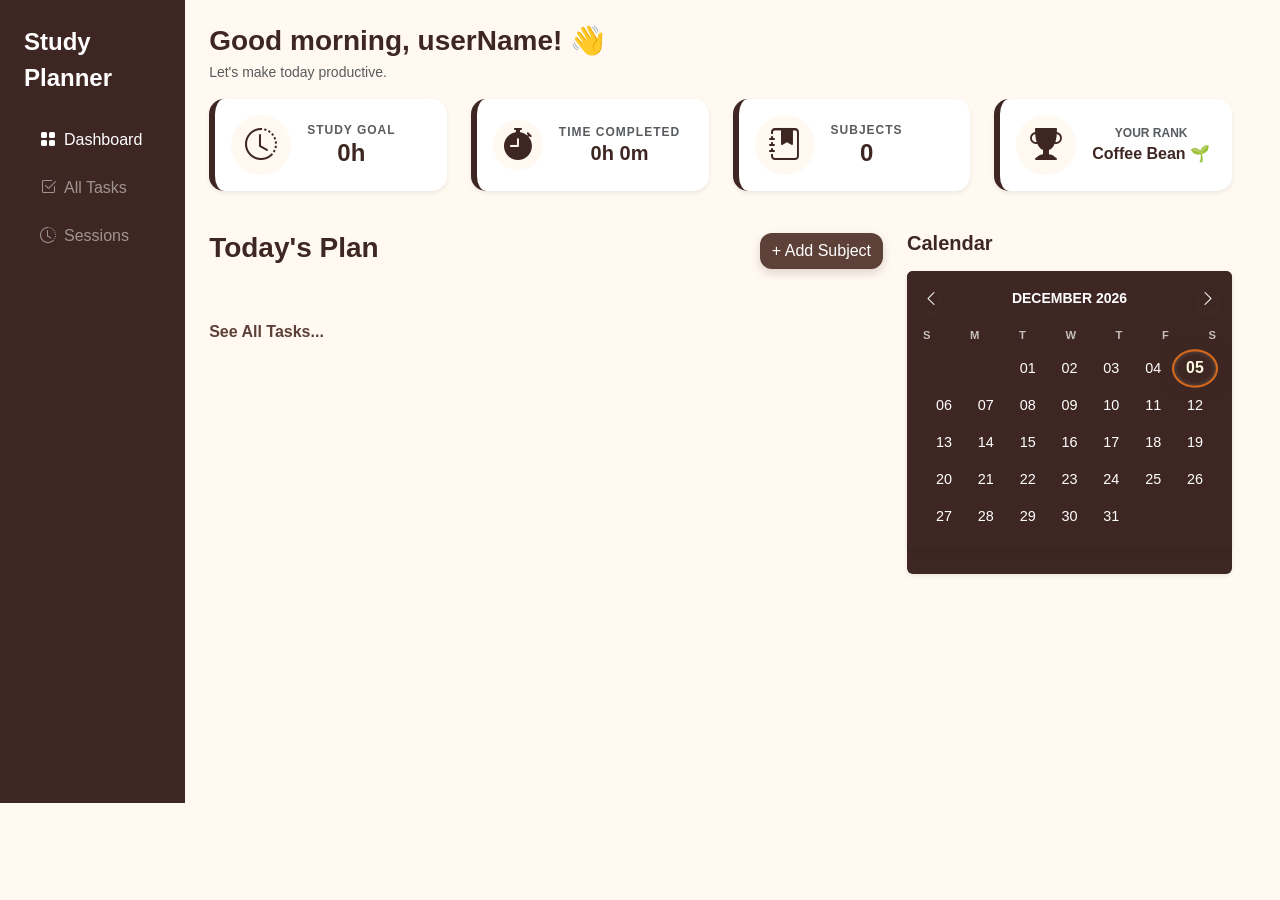
<file: index.html>
<!DOCTYPE html>
<html lang="en">
<head>
    <meta charset="UTF-8">
    <meta name="viewport" content="width=device-width, initial-scale=1.0">
    <!-- <meta http-equiv="refresh" content="30"> -->
    <title>Study Planner | Dashboard</title>
    <link href="https://cdn.jsdelivr.net/npm/bootstrap@5.3.0/dist/css/bootstrap.min.css" rel="stylesheet">
    <link href="https://fonts.googleapis.com/css2?family=Plus+Jakarta+Sans:wght@400;600;800&display=swap" rel="stylesheet">
    <link rel="stylesheet" href="style/style.css">
    <link rel="stylesheet" href="https://cdn.jsdelivr.net/npm/bootstrap-icons@1.11.3/font/bootstrap-icons.min.css">
</head>
<body>
   
<div class="wrapper d-flex">
<button class="btn d-md-none p-3" 
        type="button" 
        data-bs-toggle="offcanvas" 
        data-bs-target="#mobileSidebar" 
        style="color: var(--espresso);">
    <i class="bi bi-list fs-1"></i> </button>
        <!-- Sidebar for Desktop -->
    <nav class="sidebar bg-dark-blue d-none d-lg-block p-4">

        <a class="text-white text-decoration-none fw-bold fs-4">
            Study Planner
        </a>

        <ul class="nav flex-column mt-4">

            <li class="nav-item mb-2">
                <a class="nav-link text-white d-flex align-items-center gap-2" 
           href="javascript:void(0)" 
           onclick="showView('view-dashboard')">
            <i class="bi bi-grid-fill"></i>
            <span>Dashboard</span>
        </a>
            </li>

            <li class="nav-item mb-2">
               <a class="nav-link text-white-50 d-flex align-items-center gap-2" 
           id="all-tasks-link"
           href="javascript:void(0)" 
           onclick="showView('view-all-tasks')">
            <i class="bi bi-check2-square"></i>
            <span>All Tasks</span>
        </a>
            </li>

            <li class="nav-item mb-2">
                <a class="nav-link text-white-50 d-flex align-items-center gap-2" href="Sessions.html">
                    <i class="bi bi-clock-history"></i>
                    <span>Sessions</span>
                </a>
            </li>

        </ul>

    </nav>

 <div class="container-fluid px-4 py-4">
<!--greeting-->
    <div class="row mb-4">
        <div class="col-12">
            <h1 class="h3 mb-1 fw-bold">Good morning, <span id="user-display-name">userName</span>! 👋</h1>
            <p class="text-muted small">Let's make today productive.</p>
    
    </div>
<!--greeting-->
<!--followup cards-->
    <div class="row mb-4">

    <div class="col-md-3 mb-3">
    <div class="stat-card-coffee card border-0 shadow-sm p-3 h-100 task-card-design">
        <div class="d-flex align-items-center gap-3">
            
            <div class="rounded-circle d-flex align-items-center justify-content-center" 
                 style="width: 60px; height: 60px; background-color: var(--cream); color: #3E2723;">
                <i class="bi bi-clock-history fs-2"></i> 
            </div>

            <div>
                <small class="text-muted d-block fw-bold" style="font-size: 0.75rem; text-transform: uppercase; letter-spacing: 1px;">
                    Study Goal
                </small>
                
                <span id="total-study-hours" class="fw-bold h4 mb-0" style="color: #3E2723;">0h</span>
            </div>
        </div>
    </div>
</div>

<div class="col-md-3 mb-3">
    <div class="stat-card-coffee card border-0 shadow-sm p-3 h-100 task-card-design">
        <div class="d-flex align-items-center gap-3">
            <div class="rounded-circle d-flex align-items-center justify-content-center" 
                 style="width: 50px; height: 50px; background-color: var(--cream); color: #3E2723;">
                <i class="bi bi-stopwatch-fill fs-2"></i>
            </div>
            <div>
                <small class="text-muted d-block fw-bold" style="font-size: 0.75rem; text-transform: uppercase; letter-spacing: 1px;">
                    Time Completed
                </small>
                <span id="actual-study-time" class="fw-bold h5" style="color: #3E2723;">0h 0m</span>
            </div>
        </div>
    </div>
</div>

   <div class="col-md-3 mb-3">
    <div class="stat-card-coffee card border-0 shadow-sm p-3 h-100 task-card-design">
        <div class="d-flex align-items-center gap-3">
            
            <div class="rounded-circle d-flex align-items-center justify-content-center" 
                 style="width: 60px; height: 60px; background-color: var(--cream); color: #3E2723;">
                <i class="bi bi-journal-bookmark-fill fs-2"></i> 
            </div>

            <div>
                <small class="text-muted d-block fw-bold" style="font-size: 0.75rem; text-transform: uppercase; letter-spacing: 1px;">
                    Subjects
                </small>
                
                <span id="subject-count" class="fw-bold h4 mb-0" style="color: #3E2723;">0</span>
            </div>
        </div>
    </div>
</div>

   <div class="col-md-3 mb-3">
    <div class="card stat-card-coffee border-0 shadow-sm p-3 h-100 task-card-design">
        <div class="d-flex align-items-center gap-3">
            
            <div class="rounded-circle d-flex align-items-center justify-content-center" 
                 style="width: 60px; height: 60px; background-color: var(--cream); color: #3E2723;">
                <i class="bi bi-trophy-fill fs-2"></i> 
            </div>
            <div>
                <small class="text-muted d-block fw-bold" style="font-size: 0.75rem; text-transform: uppercase;">Your Rank</small>
                <span id="studyRankDisplay" class="fw-bold h6 mb-0" style="color: var(--espresso);">Coffee Bean</span>
            </div>
        </div>
    </div>
</div>
</div>
<!--followup cards-->

    <div class="row">
        <div class="col-xl-8 col-lg-7">
            
           <section id="view-dashboard">
    <div class="d-flex justify-content-between align-items-center mb-5">
        <h3 class="fw-bold">Today's Plan</h3>
        <button  class="btn btn-primary" onclick="openModal()">+ Add Subject</button>
    </div>
    
    <div id="task-container"></div>
    
    <button id="see-more-btn" class="simple-text-link p-0 d-done" onclick="showView('view-all-tasks')">
    See All Tasks...
</button>
</section>

 <section id="view-all-tasks" style="display: none;">
    <div class="d-flex justify-content-between align-items-center mb-5">
        <h3 class="fw-bold">All Recorded Tasks</h3>
        <button class="btn btn-outline-primary fw-bold px-4" onclick="showView('view-dashboard')">Back to Dashboard</button>
    </div>
    
    <div id="full-task-list" class="row g-4"></div>
</section>
        </div>

<aside class="col-xl-4 col-lg-5 mt-4 mt-lg-0">
    <div class="d-flex flex-column align-self-start w-100">
        
        <h5 class="fw-bold mb-3">Calendar</h5>
        
        <div class="card shadow-sm border-0 bg-dark-blue mb-4 w-100">
            <div class="card shadow-sm border-0 bg-dark-blue mb-4 w-100">
    <div class="card-body p-3">
        <div id="calendar" class="calendar-card border-0 p-0 m-0 w-100">
            <div class="calendar-header mb-3 d-flex justify-content-between align-items-center">
                <button id="prevMonth" class="btn text-white p-0 border-0"><i class="bi bi-chevron-left"></i></button>
                <h6 id="display-month" class="mb-0 fw-bold text-white small text-uppercase"></h6>
                <button id="nextMonth" class="btn text-white p-0 border-0"><i class="bi bi-chevron-right"></i></button>
            </div>
            
            <div class="day-headers d-flex justify-content-between mb-2 text-white-50 fw-bold" style="font-size: 0.7rem;">
                <span>S</span><span>M</span><span>T</span><span>W</span><span>T</span><span>F</span><span>S</span>
            </div>
            
            <div id="weeks-grid" style="display: grid !important; grid-template-columns: repeat(7, 1fr) !important; grid-auto-rows: 35px !important; row-gap: 2px !important; align-items: center !important;"></div>

           <div id="day-detail-view" class="mt-3 p-2 d-none" style="border-top: 1px solid rgba(255,255,255,0.1); position: relative;">
    
    <button id="close-detail-btn" class="btn p-0 border-0" style="position: absolute; top: 5px; right: 8px; line-height: 1;">
        <i class="bi bi-x-lg" style="color: #FFF8E1; font-size: 0.7rem; opacity: 0.6;"></i>
    </button>

    <p id="detail-date-label" class="mb-1 fw-bold" style="font-size: 0.7rem; color: #aaa;"></p>
    
    <div class="d-flex justify-content-between align-items-center">
        <span id="detail-task-text" class="text-white small fw-bold"></span>
        <button id="open-modal-btn" class="btn btn-sm text-info p-0" style="font-size: 0.7rem; margin-right: 20px;">Edit</button>
    </div>
</div>
        </div>
    </div>
</div>
        </div>

    <div class="card-body p-0"> 
    <iframe data-testid="embed-iframe"
     style="border-radius:12px"
     src="https://open.spotify.com/embed/playlist/0oPyDVNdgcPFAWmOYSK7O1?utm_source=generator" width="100%" height="100%" frameBorder="0" allowfullscreen="" allow="autoplay; clipboard-write; encrypted-media; fullscreen; picture-in-picture" loading="lazy">

    </iframe>
    </div>
    </div>
</aside>
        
    </div>
</div>
        
    </div>
</div>
















<script src="js/main.js"></script>
<script src="js/calendar.js"></script>

<div class="modal fade" id="eventModal" tabindex="-1" aria-hidden="true">
  <div class="modal-dialog modal-dialog-centered">
    <div class="modal-content border-0 shadow" style="border-radius: 15px; background-color: #fff;">
      <div class="modal-header border-0 pb-0">
        <h5 class="modal-title fw-bold" id="modalDateTitle" style="color: #3E2723;">Plan Study Session</h5>
        <button type="button" class="btn-close" data-bs-dismiss="modal" aria-label="Close"></button>
      </div>
      <div class="modal-body">
        <div class="mb-3">
          <label class="form-label small fw-bold text-muted text-uppercase">Subject / Task Name</label>
          <input type="text" id="eventTitle" class="form-control" placeholder="What do you have?" style="border-radius: 10px; border: 1px solid #ddd;">
        </div>
      </div>
      <div class="modal-footer border-0 pt-0">
        <button type="button" id="saveEventBtn" class="btn text-white w-100 fw-bold" style="background-color: #3E2723; border-radius: 10px; padding: 10px;">Save to Calendar</button>
      </div>
    </div>
  </div>
</div>
<div id="day-detail-view" class="mt-3 p-2 d-none" style="border-top: 1px solid rgba(255,255,255,0.1);">
    <p class="small text-white-50 mb-1 fw-bold text-uppercase" id="detail-date-label"></p>
    <div class="d-flex justify-content-between align-items-center">
        <span id="detail-task-text" class="text-white fw-bold"></span>
        <button id="edit-task-btn" class="btn btn-sm btn-outline-light p-1" style="font-size: 0.6rem;">EDIT</button>
    </div>
</div>

    <!--the pop window for the user to add task-->
    <div class="modal-overlay" id="popupOverlay">
    <div class="custom-popup">
        <h3 class="fw-bold">New Study Session</h3>
        <hr>
        <div class="mb-3">
            <label class="form-label text-white-50">Subject Name</label>
            <input type="text" id="subject-input" class="form-control" placeholder="e.g., Mathematics, UI Design...">
        </div>
        <div class="mb-3">
            <label class="form-label text-white-50">Goal (Hours)</label>
            <input type="number" id="goal-input" class="form-control" placeholder="e.g., 2">
        </div>
        
        <div class="d-flex justify-content-end gap-2">
            <button class="btn btn-light py-2 px-4" onclick="closeModalwindo()" style="font-size: 0.9rem;">Cancel</button>
            <button class="btn btn-primary py-2 px-4" onclick="handleSave()" style="font-size: 0.9rem;">Create Subject</button>
        </div>
    </div>
</div>
    <!-- end the pop window for the user to add task-->

<!--mobile desgin-->
<div class="offcanvas offcanvas-start bg-dark-blue text-white"
     tabindex="-1"
     id="mobileSidebar">

    <div class="offcanvas-header">

        <h5 class="fw-bold">Study Planner</h5>

        <button type="button"
                class="btn-close btn-close-white"
                data-bs-dismiss="offcanvas">
        </button>

    </div>

    <div class="offcanvas-body">

        <ul class="nav flex-column">

             <li class="nav-item mb-2">
                <a class="nav-link text-white d-flex align-items-center gap-2" 
           href="javascript:void(0)" 
           onclick="showView('view-dashboard')">
            <i class="bi bi-grid-fill"></i>
            <span>Dashboard</span>
        </a>
            </li>

           <li class="nav-item mb-2">
               <a class="nav-link text-white-50 d-flex align-items-center gap-2" 
           id="all-tasks-link"
           href="javascript:void(0)" 
           onclick="showView('view-all-tasks')">
            <i class="bi bi-check2-square"></i>
            <span>All Tasks</span>
        </a>
            </li>

            <li class="nav-item mb-2">
                <a class="nav-link text-white-50" href="Sessions.html">Sessions</a>
            </li>

        </ul>

    </div>

</div>
<script src="https://cdn.jsdelivr.net/npm/bootstrap@5.3.0/dist/js/bootstrap.bundle.min.js"></script>
</body>

</html>
</file>
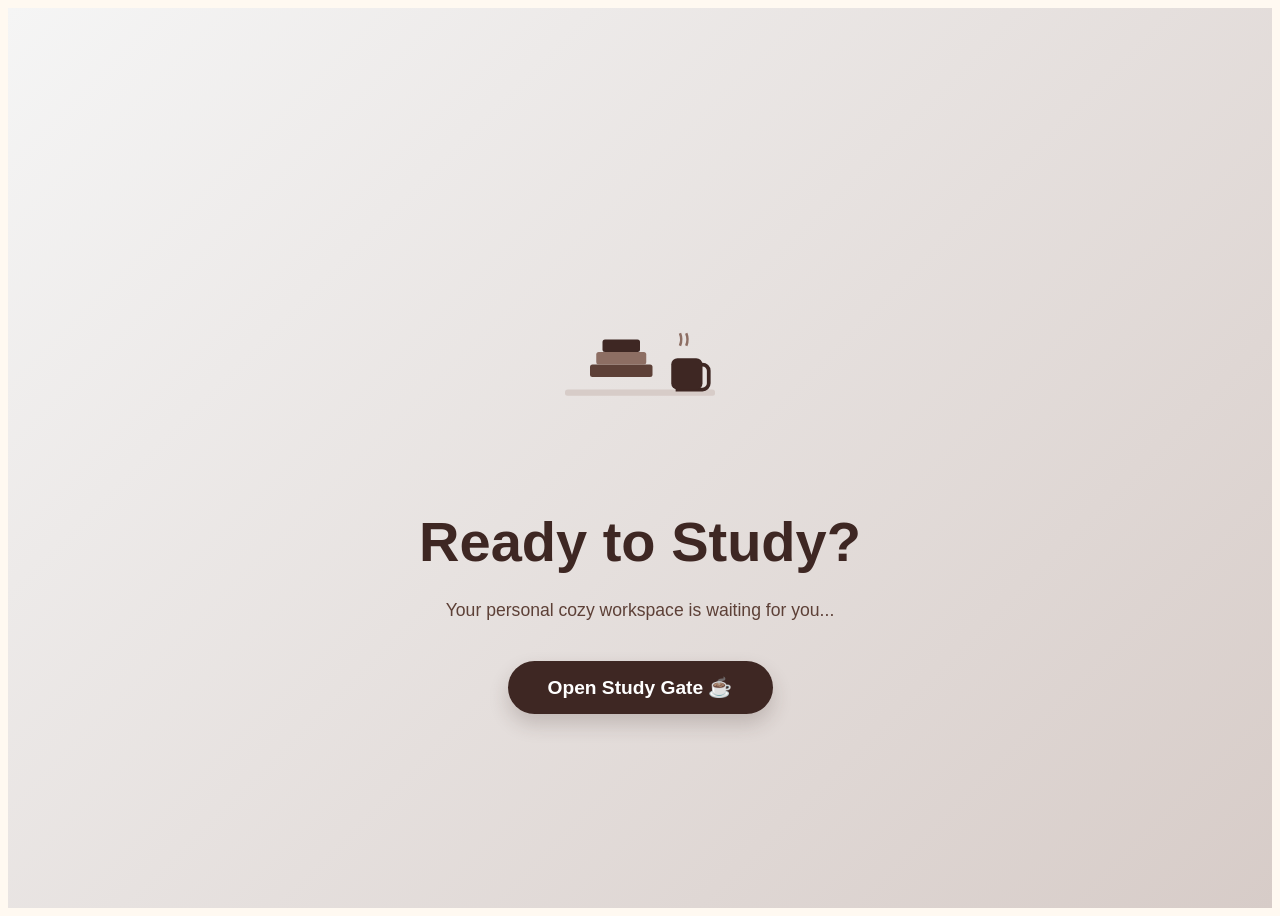
<file: go to studyplanner.html>
<!DOCTYPE html>
<html lang="en">
<head>
    <meta charset="UTF-8">
    <meta name="viewport" content="width=device-width, initial-scale=1.0">
    <title>Study Planner | Dashboard</title>
    <link rel="stylesheet" href="style/style.css">
    <style>
        /* Specific landing page layout */
/* General Landing Vibe */
.landing-container {
    height: 100vh;
    background: linear-gradient(135deg, #F5F5F5 0%, #D7CCC8 100%);
    display: flex;
    flex-direction: column;
    justify-content: center;
    align-items: center;
    text-align: center;
}

/* The SVG Illustration Container */
.study-gate-img {
    width: 250px;
    height: 250px;
    margin-bottom: 20px;
    animation: float 3s ease-in-out infinite;
}

@keyframes float {
    0% { transform: translateY(0px); }
    50% { transform: translateY(-15px); }
    100% { transform: translateY(0px); }
}

.study-title {
    color: #3E2723; /* Espresso */
    font-size: 3.5rem;
    font-weight: 800;
    margin-bottom: 0.5rem;
}

.study-subtitle {
    color: #5D4037; /* Mocha */
    font-size: 1.1rem;
    margin-bottom: 40px;
}
input{
    margin: 10px;
}
/* The Main Button */
.btn-gate-primary {
    background-color: #3E2723 !important;
    color: #fff !important;
    border: none;
    padding: 15px 40px;
    border-radius: 50px;
    font-weight: 700;
    font-size: 1.2rem;
    cursor: pointer;
    transition: 0.3s;
    box-shadow: 0 10px 20px rgba(62, 39, 35, 0.2);
}

.btn-gate-primary:hover {
    background-color: #5D4037 !important;
    transform: scale(1.05);
}

/* Modal Customization */
.modal-content {
    border-top: 10px solid #3E2723 !important;
    border-radius: 25px !important;
    background-color: #fff;
    width: 40%;
    height: 40%;
    display: flex;                  /* 1. Activate Flexbox */
    flex-direction: column;         /* 2. Stack elements on top of each other */
    justify-content: center;        /* 3. Center vertically */
    align-items: center;            /* 4. Center horizontally */
    
}
/* Styling the "Open" Button */
.btn.d-md-none i {
    color: #3E2723; /* Espresso color for the icon */
    transition: 0.3s;
}

/* Styling the Offcanvas (The actual menu box) */
#mobileSidebar {
    background-color: #3E2723 !important; /* Espresso background */
    border-right: 5px solid #D7CCC8; /* Latte border accent */
}

#mobileSidebar .nav-link {
    font-weight: 600;
    padding: 15px 20px;
    border-radius: 10px;
    margin-bottom: 5px;
    transition: 0.3s;
}

#mobileSidebar .nav-link:hover {
    background-color: rgba(215, 204, 200, 0.2); /* Soft Latte hover */
    color: #fff !important;
}

#mobileSidebar .nav-link.active {
    background-color: #8D6E63 !important; /* Cappuccino for active page */
    color: white !important;
}
.btn-gate-cancel {
    background: transparent;
    border: none;
    color: #8D6E63;
    font-weight: 600;
    cursor: pointer;
}
    </style>
</head>
<body>
  <div class="landing-container">
    <div class="study-gate-img">
        <svg viewBox="0 0 200 200" xmlns="http://www.w3.org/2000/svg">
            <rect x="40" y="150" width="120" height="5" rx="2" fill="#D7CCC8"/>
            <path d="M130 130 h20 a5 5 0 0 1 5 5 v10 a5 5 0 0 1 -5 5 h-20 z" fill="none" stroke="#3E2723" stroke-width="3"/>
            <rect x="125" y="125" width="25" height="25" rx="5" fill="#3E2723"/>
            <path d="M132 115 q2 -5 0 -10 M137 115 q2 -5 0 -10" stroke="#8D6E63" stroke-width="2" fill="none"/>
            <rect x="60" y="130" width="50" height="10" rx="2" fill="#5D4037"/>
            <rect x="65" y="120" width="40" height="10" rx="2" fill="#8D6E63"/>
            <rect x="70" y="110" width="30" height="10" rx="2" fill="#3E2723"/>
        </svg>
    </div>

    <h1 class="study-title">Ready to Study?</h1>
    <p class="study-subtitle">Your personal cozy workspace is waiting for you...</p>
    
    <button class="btn-gate-primary" onclick="goToPlanner()">
        Open Study Gate ☕
    </button>

    <div id="nameModal" class="modal-overlay" style="display: none;">
        <div class="modal-content shadow-lg">
            <h3 class="fw-bold mb-3" style="color: #3E2723;">What's your name?</h3>
            <p class="text-muted">Grab a coffee and tell us who you are.</p>
            <input type="text" id="userNameInput" class="form-control mb-4" placeholder="Your Name..." autofocus>
            <div class="d-flex gap-2 justify-content-center">
                <button class="btn-gate-cancel" onclick="closeModal()">Cancel</button>
                <button class="btn-gate-primary px-2" onclick="saveAndGo()">Let's Go!</button>
            </div>
        </div>
    </div>
</div>
    <!--windo for the user to enter his name-->
    <script src="js/main.js"></script>
</body>
</html>
</file>
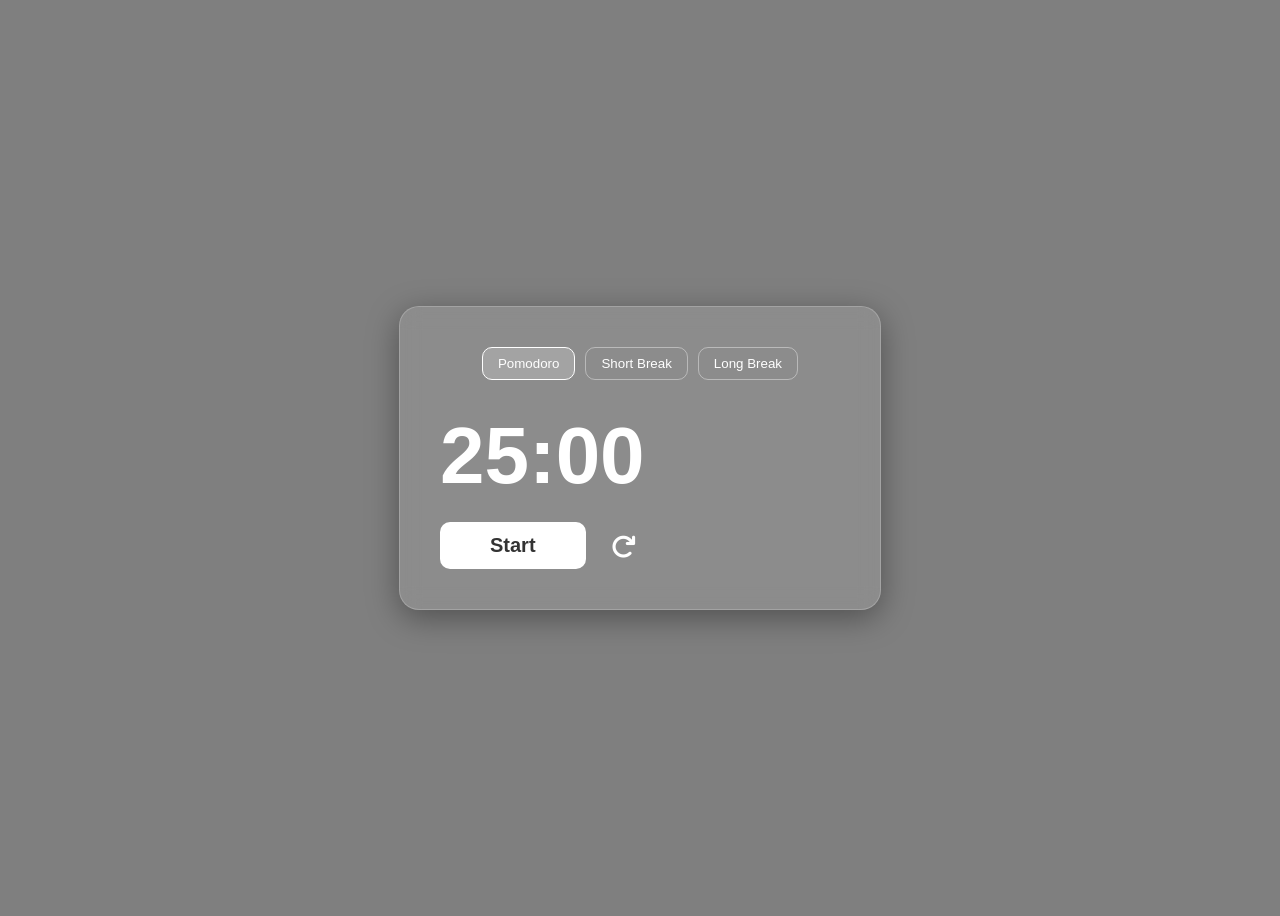
<file: NewSession.html>
<!DOCTYPE html>
<html lang="en">
<head>
    <meta charset="UTF-8">
    <meta name="viewport" content="width=device-width, initial-scale=1.0">
   <link rel="stylesheet" href="style/newSessionsStyle.css">
<link rel="stylesheet" href="https://cdnjs.cloudflare.com/ajax/libs/font-awesome/6.5.1/css/all.min.css">
    <title>New session</title>
</head>
<body>
   <div class="container">
    <div class="cont-header">
      
        <button class="mode-btn active" data-time="1500">Pomodoro</button>
        <button class="mode-btn" data-time="300">Short Break</button>
        <button class="mode-btn" data-time="900">Long Break</button>
    </div>
    <div class="cont-body">
        <div class="time" id="display">25:00</div>
        <div class="controllers">
            <button id="start">Start</button>
            <button id="reset">
                <i class="fa-solid fa-arrow-rotate-right"></i>
            </button>
        </div>
    </div>
</div>
<script src="js/Sessions.js"></script>
</body>
</html>
</file>
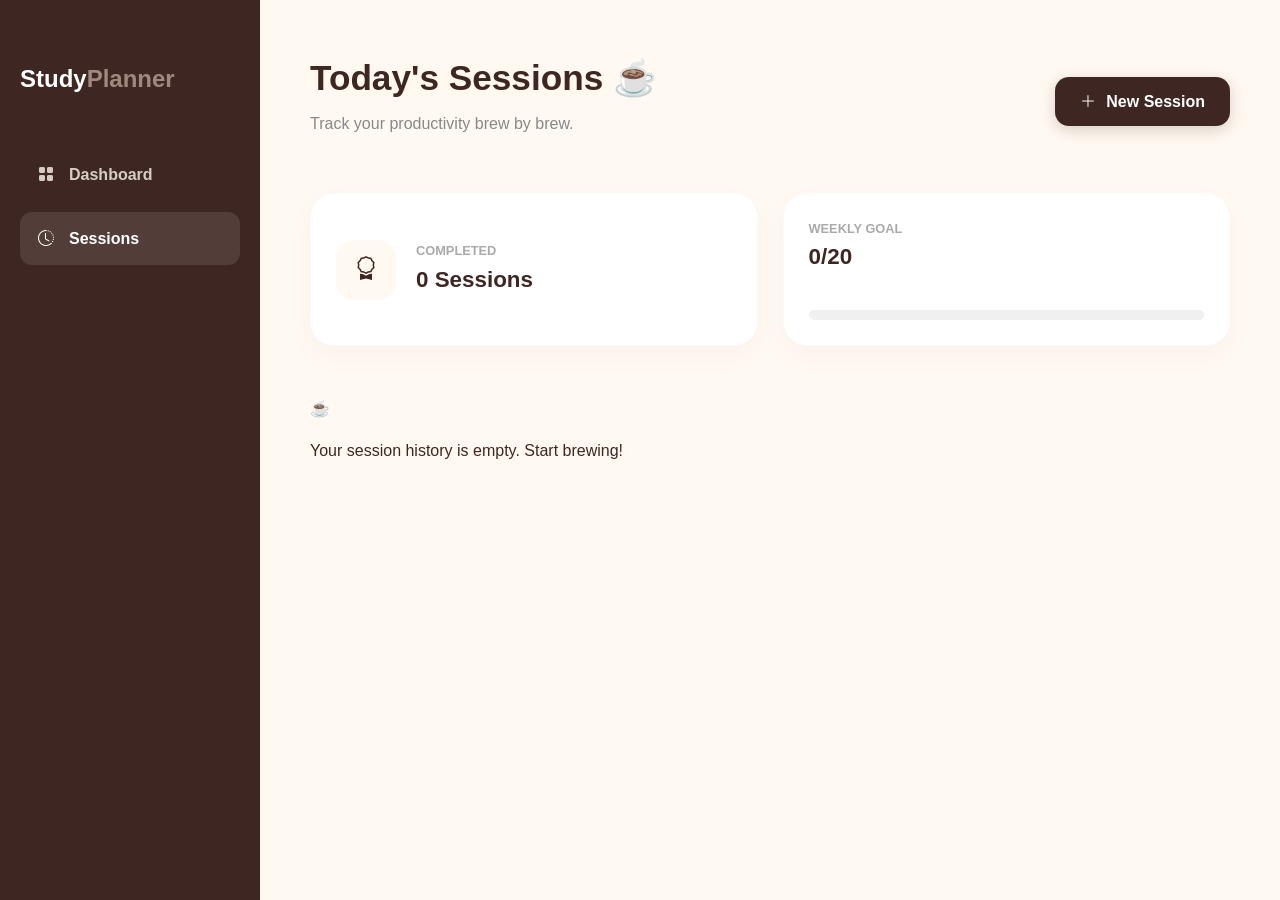
<file: Sessions.html>
<!DOCTYPE html>
<html lang="en">
<head>
    <meta charset="UTF-8">
    <meta name="viewport" content="width=device-width, initial-scale=1.0">
    <title>Study Planner - Coffee Sessions</title>
    <link rel="stylesheet" href="https://cdn.jsdelivr.net/npm/bootstrap-icons@1.11.3/font/bootstrap-icons.min.css">
    <link rel="stylesheet" href="https://cdnjs.cloudflare.com/ajax/libs/font-awesome/6.0.0/css/all.min.css">
    <link rel="stylesheet" href="style/sessions.css">
</head>
<body class="coffee-theme">
<div class="main-wrapper">
    <aside class="sidebar">
        <div class="sidebar-header">
            <h2 class="logo">Study<span>Planner</span></h2>
        </div>
        <nav class="nav-links">
            <a href="index.html">
                <i class="bi bi-grid-fill"></i> <span>Dashboard</span>
            </a>
            <!-- <a href="javascript:void(0)" onclick="showView('view-all-tasks')">
                <i class="bi bi-check2-square"></i> <span>All Tasks</span>
            </a> -->
            <a href="Sessions.html" class="active">
                <i class="bi bi-clock-history"></i> <span>Sessions</span>
            </a>
        </nav>
    </aside>

    
    <main class="main-content">
        <header class="page-header">
            <div class="header-text">
                <h1>Today's Sessions ☕</h1>
                <p>Track your productivity brew by brew.</p>
            </div>
            <a href="NewSession.html" class="btn-new">
                <i class="bi bi-plus-lg"></i> New Session
            </a>
        </header>

        
        <section class="stats-grid">
            <div class="stat-card">
                <div class="stat-icon"><i class="bi bi-award"></i></div>
                <div>
                    <p class="stat-label">Completed</p>
                    <p id="sessionCount" class="stat-value">0 Sessions</p>
                </div>
            </div>
            <div class="stat-card progress-card">
                <div class="stat-info">
                    <p class="stat-label">Weekly Goal</p>
                    <p id="weeklyGoal" class="stat-value">0/20</p>
                </div>
                <div class="progress-wrapper">
                    <div id="goalBar" class="progress-fill"></div>
                </div>
            </div>
        </section>

        
        <div id="sessionsContainer" class="sessions-grid">

        </div>

        
        <div id="emptyState" class="empty-state hidden">
            <div class="empty-icon">☕</div>
            <p>Your session history is empty. Start brewing!</p>
        </div>
    </main>
</div>

<script src="js/Sessions.js"></script>
</body>
</html>
</file>
<file: style/style.css>
/* Coffee Theme Variables */
:root {
    --espresso: #3E2723;
    --mocha: #5D4037;
    --cappuccino: #A1887F;
    --latte: #D7CCC8;
    --cream: #FFF9F1;
    --white: #FFFFFF;
}

body {
    background-color: var(--cream);
    color: var(--espresso);
    font-family: 'Segoe UI', Roboto, sans-serif;
}

.bg-dark-blue { 
    background-color: var(--espresso) !important;  
}

/* Task Cards - The "Coffee Card" Look */
.task-card {
    background: var(--white);
    border-radius: 20px !important;
    border: 1px solid var(--latte) !important;
    box-shadow: 0 4px 15px rgba(62, 39, 35, 0.05) !important;
    transition: 0.3s;
}

.task-card:hover {
    transform: translateY(-5px);
    box-shadow: 0 8px 25px rgba(62, 39, 35, 0.1) !important;
}

/* Text Colors */
.text-primary-color {
    color: var(--mocha) !important; /* Mocha for highlights */
}

.card-title {
    color: var(--espresso);
}

/* Buttons - Rounded Mocha Style */
.btn-primary, .btn {
    background-color: var(--mocha) !important;
    color: var(--white) !important;
    border-radius: 12px !important; /* More organic than the pill shape */
    border: none;
    box-shadow: 0 4px 10px rgba(93, 64, 55, 0.2);
}

.btn-primary:hover {
    background-color: var(--espresso) !important;
}

/* Calendar Card - Dark Mocha */
.calendar-card {
    background-color: var(--mocha) !important;
    border-radius: 20px !important;
}

#weeks-grid span.active {
    background: var(--cappuccino) !important;
}

/*Popup */
.custom-popup {
    background-color: var(--white) !important;
    color: var(--espresso) !important;
    border: 2px solid var(--latte);
}
/* covers the whole screen */
.modal-overlay {
    position: fixed;
    top: 0;
    left: 0;
    width: 100%;
    height: 100%;
    background: rgba(62, 39, 35, 0.6);
    backdrop-filter: blur(5px);
    display: none; 
    justify-content: center;
    align-items: center;
    z-index: 10000; 
}

/* the actual window */
.custom-popup {
    background-color: var(--white);
    color: var(--espresso);
    padding: 30px;
    border-radius: 25px;
    width: 90%;
    max-width: 500px;
    box-shadow: 0 20px 40px rgba(0, 0, 0, 0.2);
    /* Animation for the "Pop" effect */
    transform: scale(0.8);
    transition: transform 0.3s cubic-bezier(0.34, 1.56, 0.64, 1);
}

.modal-overlay.active .custom-popup {
    transform: scale(1);
}
.custom-popup button {
    position: relative;
    z-index: 999;
}
.simple-text-link {
    /* 1. Reset all button styles */
    background: transparent;
    border: none;
    padding: 0;
    margin: 0;
    font: inherit;
    cursor: pointer;
    outline: none;
    
    color: var(--mocha); 
    text-decoration: none; 
    font-weight: 600;
    display: inline;
}

.simple-text-link:hover {
    color: var(--espresso); 
    text-decoration: underline; 
}


.simple-text-link:focus {
    outline: none;
}
/*calnder*/

/* 1. The Main Box */
.calendar-card {
    background-color: var(--main-blue) !important;
    color: white !important;
    width: 100%;
    border-radius: 12px;
    padding: 20px;
    border: none !important; /* Removes any accidental borders */
}

/* 2. The Header Area */
.calendar-header h2 {
    color: white ;
    margin: 0;
}

#prevMonth, #nextMonth {
    background: transparent !important;
    border: none;
    color: white !important;
    font-weight: bold;
    cursor: pointer;
}

/* 3. The Grid and Day Names */
.day-headers {
    display: grid;
    grid-template-columns: repeat(7, 1fr);
    text-align: center;
    color: rgba(255, 255, 255, 0.7) !important; /* Slightly softer white for days */
    font-size: 0.8rem;
    margin-top: 15px;
    background: transparent !important; /* Ensures no second color here */
}

#weeks-grid {
    display: grid;
    grid-template-columns: repeat(7, 1fr);
    text-align: center;
    background: transparent !important; 
}

/* 4. The Individual Numbers */
#weeks-grid span {
    padding: 10px 0;
    cursor: pointer;
    color: white !important; 
    font-size: 0.9rem;
    display: block;
    background: transparent !important; 
}


.subject-card.is-finished {
    border: 2px solid #D2691E !important; /* Caramel border */
    background-color: #2b1b17 !important; /* Dark Mocha background */
    position: relative;
    opacity: 0.8;
}

/* Add a checkmark icon automatically */
.subject-card.is-finished::before {
    content: '✓';
    position: absolute;
    top: 10px;
    right: 15px;
    color: #D2691E;
    font-weight: bold;
    font-size: 1.2rem;
}

/* Strikethrough the text */
.subject-card.is-finished .card-title {
    text-decoration: line-through;
    color: #FFF8E1; /* Vanilla Cream */
    opacity: 0.6;
}
/* 5. Hover and Active */
#weeks-grid span:hover {
    background: rgba(255, 255, 255, 0.1) !important; 
    border-radius: 5px;
}
#weeks-grid span.active {
    background-color: #3E2723 !important; /* Deep Espresso Brown */
    color: #FFF8E1 !important;           /* Soft Vanilla Cream Text */
    font-weight: 800;
    border-radius: 50%;
    box-shadow: 0 0 12px rgba(62, 39, 35, 0.8), inset 0 0 5px rgba(255, 248, 225, 0.2);
    transform: scale(1.1);
    border: 2px solid #D2691E;           /* Cinnamon/Caramel border */
}

/* Targeted Coffee Style for Stats only */
.stat-card-coffee {
    background-color: #FFFFFF !important;
    border: none ;
    border-radius: 15px ;
    border-left: 6px solid #3E2723 !important; 
    box-shadow: 0 10px 25px rgba(62, 39, 35, 0.05) ;
    display: flex;             /* 1. Turns on the layout engine */
    justify-content: center;   /* 3. Centers items vertically (top-to-bottom) */
    
    text-align: center;        /* 5. Ensures the text itself is centered */
}

.stat-card-coffee .bg-light.rounded-circle {
    background-color: #F5F5F5 ; /* Cream */
    color: #3E2723 ; /* Espresso */
}

.stat-card-coffee .text-muted {
    color: #5D4037 ; /* Mocha */
    font-weight: 700 ;
    text-transform: uppercase;
    font-size: 0.7rem ;
}

.stat-card-coffee .fw-bold.h5 {
    color: #3E2723 ; 
    font-weight: 800 ;
}


/* Ensure the selection is visible */
#weeks-grid span.selected-day {
    background-color: #D2691E !important; /* A warm orange/brown */
    color: white !important;
    border-radius: 50%;
    font-weight: bold;
}

/* Base style for the spans */
#weeks-grid span {
    cursor: pointer;
    display: flex;
    align-items: center;
    justify-content: center;
    width: 100%;
    height: 100%;
}
/* The 'Special' Dot design */
#weeks-grid span.has-event::after {
    content: '';
    position: absolute;
    bottom: 3px;
    width: 5px;
    height: 5px;
    background-color: var(--accent-orange); /* Or #D2691E */
    border-radius: 50%;
}

/* Make sure spans can hold the absolute dot */
#weeks-grid span {
    position: relative; /* Essential for the dot to stay inside the span */
    display: flex;
    flex-direction: column;
    justify-content: center;
    align-items: center;
}
#weeks-grid span.has-event {
    border-bottom: 3px solid #D2691E !important; /* A thick orange line under the number */
}
#close-detail-btn:hover i {
    color: #D2691E !important; /* Turns Caramel when you hover */
    opacity: 1 !important;
    transition: 0.3s;
}

/* The 'Finished' card style */
.subject-card.is-finished {
    border: 2px solid #D2691E !important; /* Caramel border */
    background-color: #2b1b17 !important; /* Dark Mocha background */
    position: relative;
    opacity: 0.8;
}

/* Add a checkmark icon automatically */
.subject-card.is-finished::before {
    content: '✓';
    position: absolute;
    top: 10px;
    right: 15px;
    color: #D2691E;
    font-weight: bold;
    font-size: 1.2rem;
}

/* Strikethrough the text */
.subject-card.is-finished .card-title {
    text-decoration: line-through;
    color: #FFF8E1; /* Vanilla Cream */
    opacity: 0.6;
}
</file>
<file: style/newSessionsStyle.css>
body {
    /* Using a professional workspace background */
    background: linear-gradient(rgba(0, 0, 0, 0.5), rgba(0, 0, 0, 0.5)), 
                url('https://images.unsplash.com/photo-1497032628192-86f99bcd76bc?auto=format&fit=crop&w=1600&q=80');
    background-position: center;
    background-size: cover;
    font-family: 'Segoe UI', Tahoma, Geneva, Verdana, sans-serif;
    height: 100vh;
    display: flex;
    align-items: center;
}

.container {
    width: 400px;
    margin: auto;
    padding: 40px;
    background: rgba(255, 255, 255, 0.1);
    backdrop-filter: blur(10px);
    border-radius: 20px;
    border: 1px solid rgba(255, 255, 255, 0.2);
    box-shadow: 0 8px 32px 0 rgba(0, 0, 0, 0.37);
}

.cont-header {
    display: flex;
    justify-content: center;
    gap: 10px;
    margin-bottom: 30px;
}

.mode-btn {
    border-radius: 10px;
    background: transparent;
    color: white;
    border: 1px solid rgba(255, 255, 255, 0.4);
    padding: 8px 15px;
    cursor: pointer;
    transition: 0.3s;
}

.mode-btn.active {
    background-color: rgba(255, 255, 255, 0.2);
    border-color: white;
}

.time {
    font-size: 80px;
    font-weight: bold;
    color: white;
    margin: 20px 0;
}

#start {
    background-color: white;
    color: #333;
    border-radius: 10px;
    border: none;
    font-size: 20px;
    font-weight: bold;
    padding: 12px 50px;
    cursor: pointer;
    transition: transform 0.2s;
}

#start:active { transform: scale(0.95); }

#reset {
    background: transparent;
    border: none;
    color: white;
    font-size: 25px;
    cursor: pointer;
    margin-left: 15px;
    vertical-align: middle;
}
</file>
<file: style/sessions.css>
:root {
    --espresso: #3E2723;
    --mocha: #5D4037;
    --cappuccino: #A1887F;
    --latte: #D7CCC8;
    --cream: #FFF9F1;
    --white: #FFFFFF;
    --accent: #8D6E63;
    --sidebar-width: 260px;
}
* { box-sizing: border-box; transition: all 0.3s ease; }
body {
    background-color: var(--cream);
    color: var(--espresso);
    font-family: 'Segoe UI', Roboto, sans-serif;
    margin: 0!important;
    line-height: 1.6;
}

.main-wrapper { display: flex; min-height: 100vh; margin-top:0!important ;}


.sidebar {
    width: var(--sidebar-width);
    background-color: var(--espresso);
    color: white;
    padding: 40px 20px;
    position: fixed;
    height: 100vh;
    z-index: 100;
    margin-top: 0!important;
}

.logo { font-size: 1.5rem; font-weight: 800; margin-bottom: 50px; }
.logo span { color: var(--cappuccino); }

.nav-links { display: flex; flex-direction: column; gap: 10px; }
.nav-links a {
    display: flex;
    align-items: center;
    gap: 15px;
    padding: 14px 18px;
    color: var(--latte);
    text-decoration: none;
    border-radius: 12px;
    font-weight: 600;
}

.nav-links a:hover, .nav-links a.active {
    background: rgba(255, 255, 255, 0.1);
    color: white;
}


.main-content {
    flex: 1;
    margin-left: var(--sidebar-width);
    padding: 50px;
    max-width: 1400px;
}

.page-header {
    display: flex;
    justify-content: space-between;
    align-items: center;
    margin-bottom: 40px;
}

.header-text h1 { font-size: 2.2rem; font-weight: 800; margin: 0; }
.header-text p { color: #888; margin-top: 5px; }

.btn-new {
    background: var(--espresso);
    color: white;
    padding: 12px 25px;
    border-radius: 14px;
    text-decoration: none;
    font-weight: bold;
    display: flex;
    align-items: center;
    gap: 10px;
    box-shadow: 0 4px 15px rgba(62, 39, 35, 0.2);
}

.btn-new:hover { transform: translateY(-3px); box-shadow: 0 8px 20px rgba(62, 39, 35, 0.3); }
.stats-grid {
    display: grid;
    grid-template-columns: repeat(auto-fit, minmax(280px, 1fr));
    gap: 25px;
    margin-bottom: 50px;
}

.stat-card {
    background: white;
    padding: 25px;
    border-radius: 24px;
    display: flex;
    align-items: center;
    gap: 20px;
    box-shadow: 0 10px 30px rgba(0,0,0,0.03);
    border: 1px solid rgba(0,0,0,0.02);
}

.stat-icon {
    width: 60px;
    height: 60px;
    background: var(--cream);
    color: var(--espresso);
    border-radius: 18px;
    display: flex;
    align-items: center;
    justify-content: center;
    font-size: 1.5rem;
}

.stat-label { font-size: 0.8rem; font-weight: 700; color: #aaa; text-transform: uppercase; margin: 0; }
.stat-value { font-size: 1.4rem; font-weight: 800; margin: 0; }

.progress-card { flex-direction: column; align-items: flex-start; }
.progress-wrapper {
    width: 100%;
    height: 10px;
    background: #F0F0F0;
    border-radius: 20px;
    margin-top: 15px;
    overflow: hidden;
}

.progress-fill {
    height: 100%;
    background: linear-gradient(90deg, var(--espresso), var(--mocha));
    border-radius: 20px;
    width: 0%;
}

.sessions-grid {
    display: grid;
    grid-template-columns: repeat(auto-fill, minmax(320px, 1fr));
    gap: 25px;
}

.session-card {
    background: white;
    padding: 30px;
    border-radius: 28px;
    border: 1px solid rgba(0,0,0,0.04);
    position: relative;
    overflow: hidden;
}

.session-card:hover {
    transform: translateY(-10px);
    box-shadow: 0 20px 40px rgba(62, 39, 35, 0.08);
}

.session-card .icon-bg {
    position: absolute;
    right: -20px;
    top: -20px;
    font-size: 8rem;
    opacity: 0.03;
    color: var(--espresso);
}
@media (max-width: 1024px) {
    .sidebar { width: 80px; padding: 40px 10px; }
    .sidebar span, .logo span { display: none; }
    .main-content { margin-left: 80px; padding: 30px; }
}

@media (max-width: 768px) {
    .main-wrapper { flex-direction: column; }
    .sidebar {
        width: 100%;
        height: auto;
        position: relative;
        padding: 15px;
    }
    .nav-links { flex-direction: row; justify-content: center; }
    .main-content { margin-left: 0; padding: 20px; }
    .page-header { flex-direction: column; align-items: flex-start; gap: 20px; }
}
.hidden {
    display: none !important;
}
</file>
